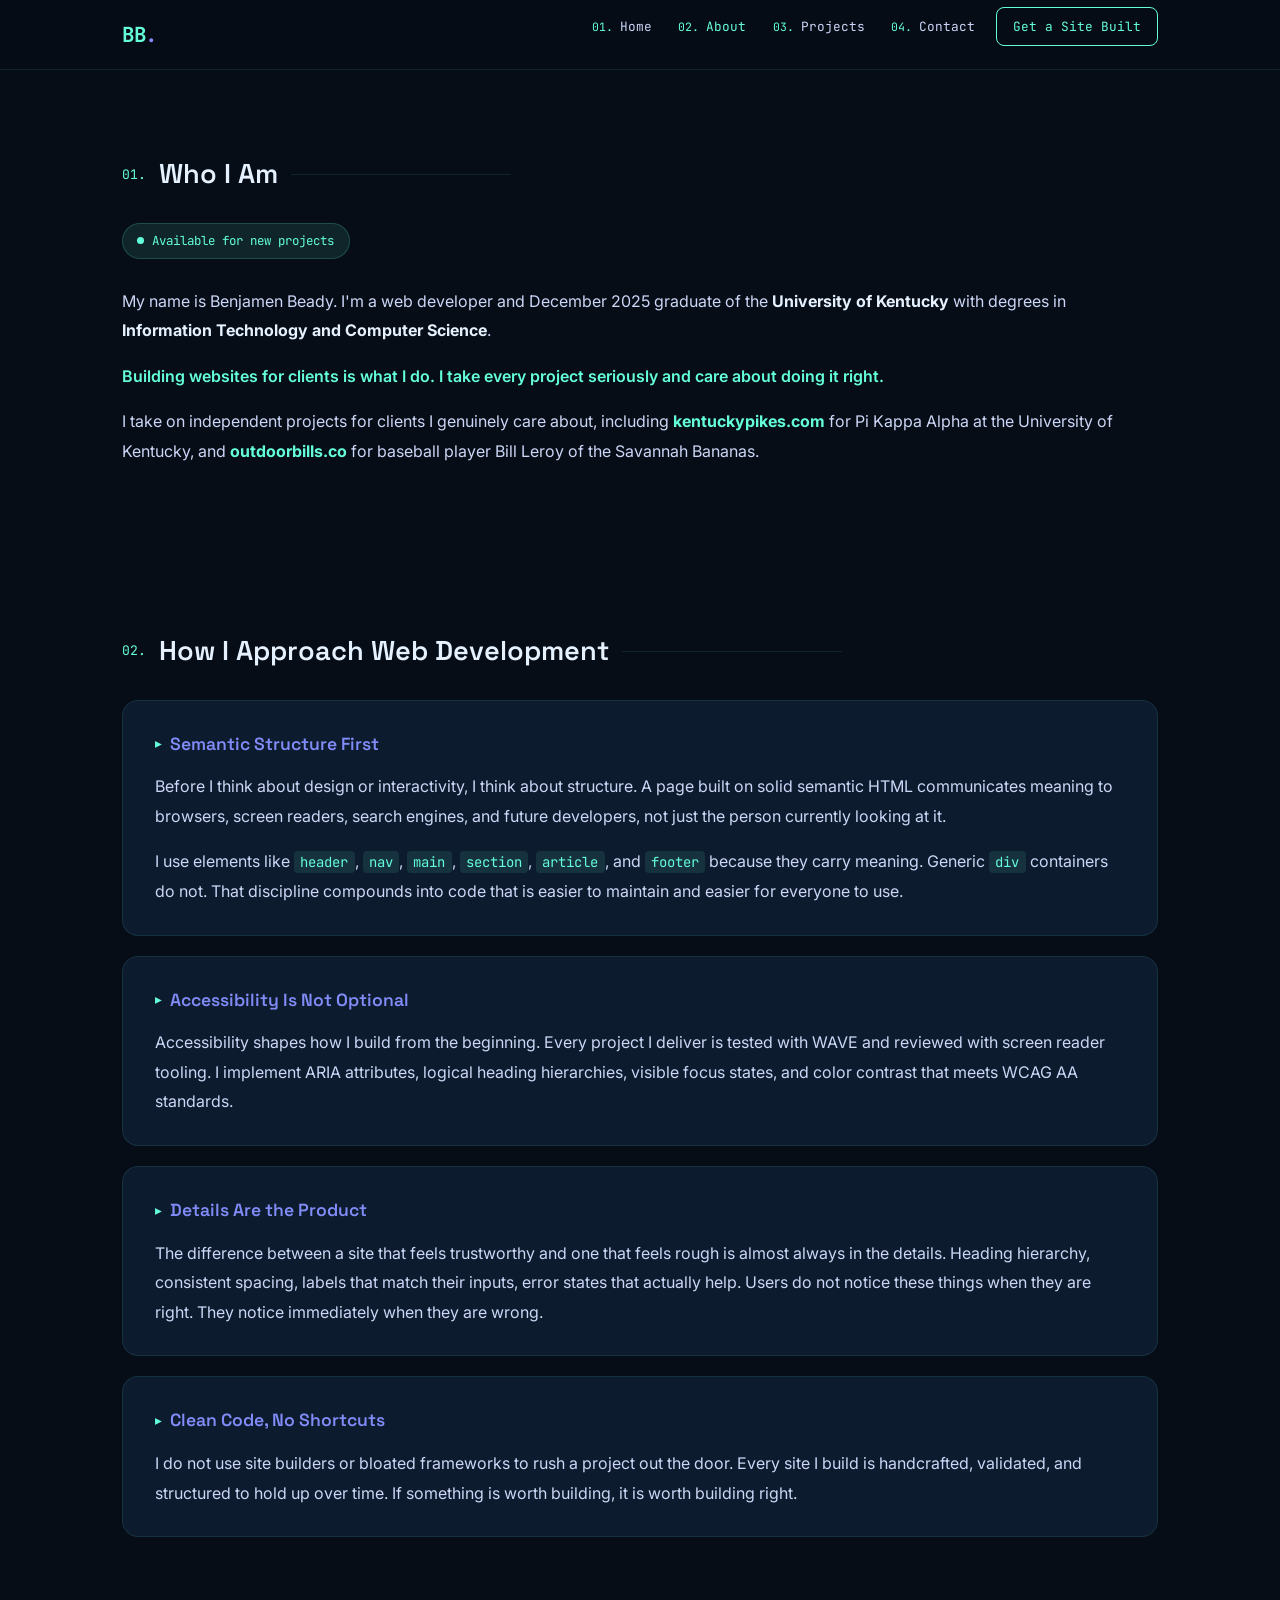
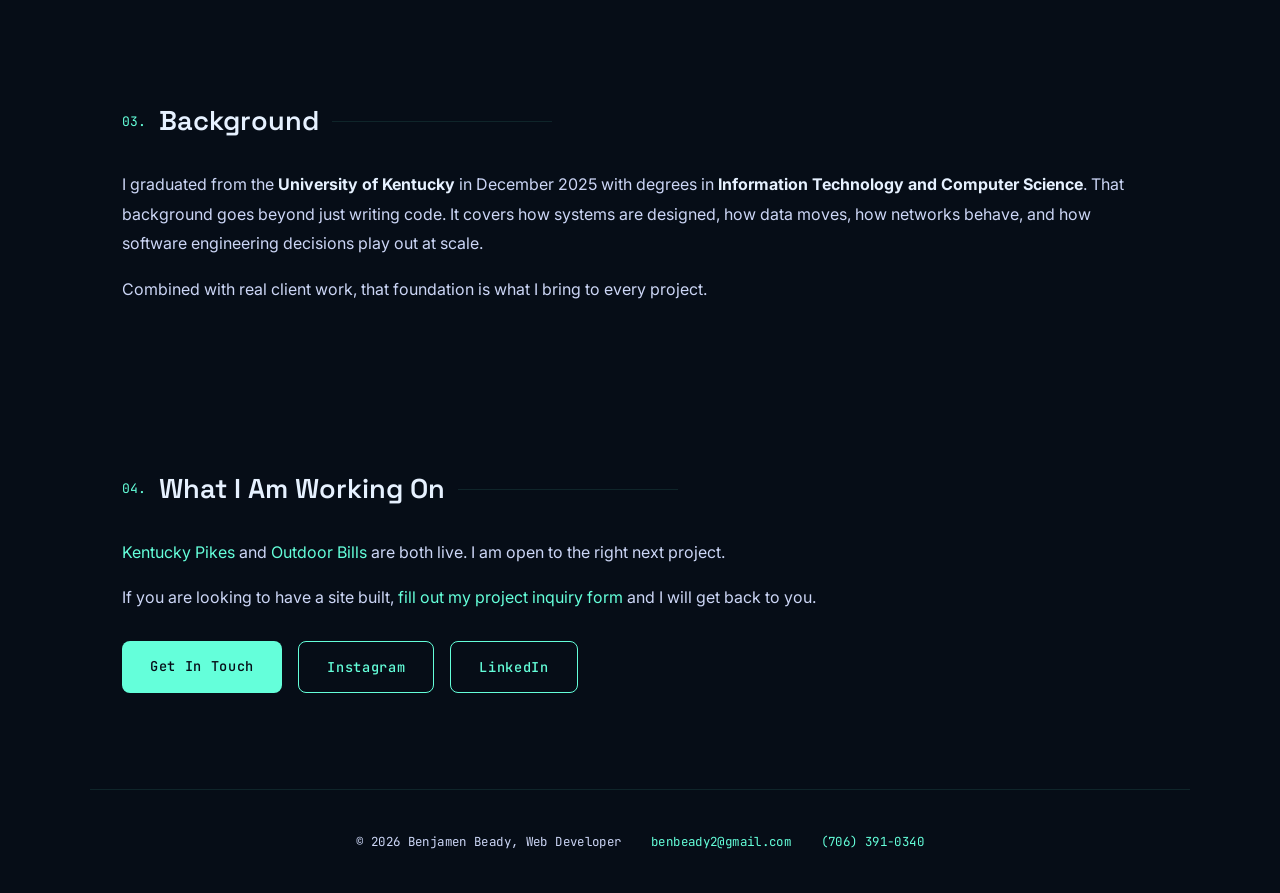
<file: about.html>
<!DOCTYPE html>
<html lang="en">
<head>
  <meta charset="UTF-8">
  <meta name="viewport" content="width=device-width, initial-scale=1.0">
  <meta name="description" content="About Benjamen Beady, Web Developer. IT and Computer Science graduate from the University of Kentucky.">
  <meta name="author" content="Benjamen Beady">
  <title>About | Benjamen Beady</title>
  <link rel="stylesheet" href="css/styles.css">
  <script type="application/ld+json">
  {
    "@context": "https://schema.org",
    "@type": "AboutPage",
    "name": "About Benjamen Beady",
    "description": "Background and professional profile of Benjamen Beady, Web Developer.",
    "mainEntity": {
      "@type": "Person",
      "name": "Benjamen Beady",
      "jobTitle": "Web Developer",
      "alumniOf": {
        "@type": "CollegeOrUniversity",
        "name": "University of Kentucky"
      },
      "email": "benbeady2@gmail.com",
      "telephone": "+17063910340",
      "sameAs": [
        "https://www.linkedin.com/in/benjamenbeady",
        "https://www.instagram.com/benbeady"
      ],
      "knowsAbout": ["Full Stack Development","Backend Development","Semantic HTML5","CSS3","JavaScript","APIs","Web Accessibility","JSON-LD"]
    }
  }
  </script>
</head>
<body>

<header>
  <div class="header-inner">
    <a href="index.html" class="site-logo">BB<span class="logo-dot">.</span></a>
    <button class="nav-toggle" aria-label="Toggle navigation" aria-expanded="false">
      <span></span><span></span><span></span>
    </button>
    <nav aria-label="Site navigation">
      <ul>
        <li><a href="index.html">Home</a></li>
        <li><a href="about.html">About</a></li>
        <li><a href="projects.html">Projects</a></li>
        <li><a href="contact.html">Contact</a></li>
        <li><a href="get-a-site.html" class="nav-cta">Get a Site Built</a></li>
      </ul>
    </nav>
  </div>
</header>

<main>

  <section class="reveal">
    <h2>Who I Am</h2>
    <div class="availability-badge">Available for new projects</div>
    <p>My name is Benjamen Beady. I'm a web developer and December 2025 graduate of the <strong>University of Kentucky</strong> with degrees in <strong>Information Technology and Computer Science</strong>.</p>
    <p class="highlight">Building websites for clients is what I do. I take every project seriously and care about doing it right.</p>
    <p>I take on independent projects for clients I genuinely care about, including <strong><a href="https://kentuckypikes.com" target="_blank" rel="noopener noreferrer">kentuckypikes.com</a></strong> for Pi Kappa Alpha at the University of Kentucky, and <strong><a href="https://outdoorbills.co" target="_blank" rel="noopener noreferrer">outdoorbills.co</a></strong> for baseball player Bill Leroy of the Savannah Bananas.</p>
  </section>

  <section class="reveal">
    <h2>How I Approach Web Development</h2>

    <article>
      <h3>Semantic Structure First</h3>
      <p>Before I think about design or interactivity, I think about structure. A page built on solid semantic HTML communicates meaning to browsers, screen readers, search engines, and future developers, not just the person currently looking at it.</p>
      <p>I use elements like <code>header</code>, <code>nav</code>, <code>main</code>, <code>section</code>, <code>article</code>, and <code>footer</code> because they carry meaning. Generic <code>div</code> containers do not. That discipline compounds into code that is easier to maintain and easier for everyone to use.</p>
    </article>

    <article>
      <h3>Accessibility Is Not Optional</h3>
      <p>Accessibility shapes how I build from the beginning. Every project I deliver is tested with WAVE and reviewed with screen reader tooling. I implement ARIA attributes, logical heading hierarchies, visible focus states, and color contrast that meets WCAG AA standards.</p>
    </article>

    <article>
      <h3>Details Are the Product</h3>
      <p>The difference between a site that feels trustworthy and one that feels rough is almost always in the details. Heading hierarchy, consistent spacing, labels that match their inputs, error states that actually help. Users do not notice these things when they are right. They notice immediately when they are wrong.</p>
    </article>

    <article>
      <h3>Clean Code, No Shortcuts</h3>
      <p>I do not use site builders or bloated frameworks to rush a project out the door. Every site I build is handcrafted, validated, and structured to hold up over time. If something is worth building, it is worth building right.</p>
    </article>
  </section>

  <section class="reveal">
    <h2>Background</h2>
    <p>I graduated from the <strong>University of Kentucky</strong> in December 2025 with degrees in <strong>Information Technology and Computer Science</strong>. That background goes beyond just writing code. It covers how systems are designed, how data moves, how networks behave, and how software engineering decisions play out at scale.</p>
    <p>Combined with real client work, that foundation is what I bring to every project.</p>
  </section>

  <section class="reveal">
    <h2>What I Am Working On</h2>
    <p><a href="https://kentuckypikes.com" target="_blank" rel="noopener noreferrer">Kentucky Pikes</a> and <a href="https://outdoorbills.co" target="_blank" rel="noopener noreferrer">Outdoor Bills</a> are both live. I am open to the right next project.</p>
    <p>If you are looking to have a site built, <a href="get-a-site.html">fill out my project inquiry form</a> and I will get back to you.</p>
    <div class="hero-cta" style="margin-top:1.75rem;">
      <a href="contact.html" class="btn btn-primary">Get In Touch</a>
      <a href="https://www.instagram.com/benbeady" class="btn btn-outline" target="_blank" rel="noopener noreferrer">Instagram</a>
      <a href="https://www.linkedin.com/in/benjamenbeady" class="btn btn-outline" target="_blank" rel="noopener noreferrer">LinkedIn</a>
    </div>
  </section>

</main>

<footer>
  <p>&copy; 2026 Benjamen Beady, Web Developer &nbsp;&nbsp; <a href="mailto:benbeady2@gmail.com">benbeady2@gmail.com</a> &nbsp;&nbsp; <a href="tel:+17063910340">(706) 391-0340</a></p>
</footer>

<script src="js/main.js" defer></script>
</body>
</html>
</file>
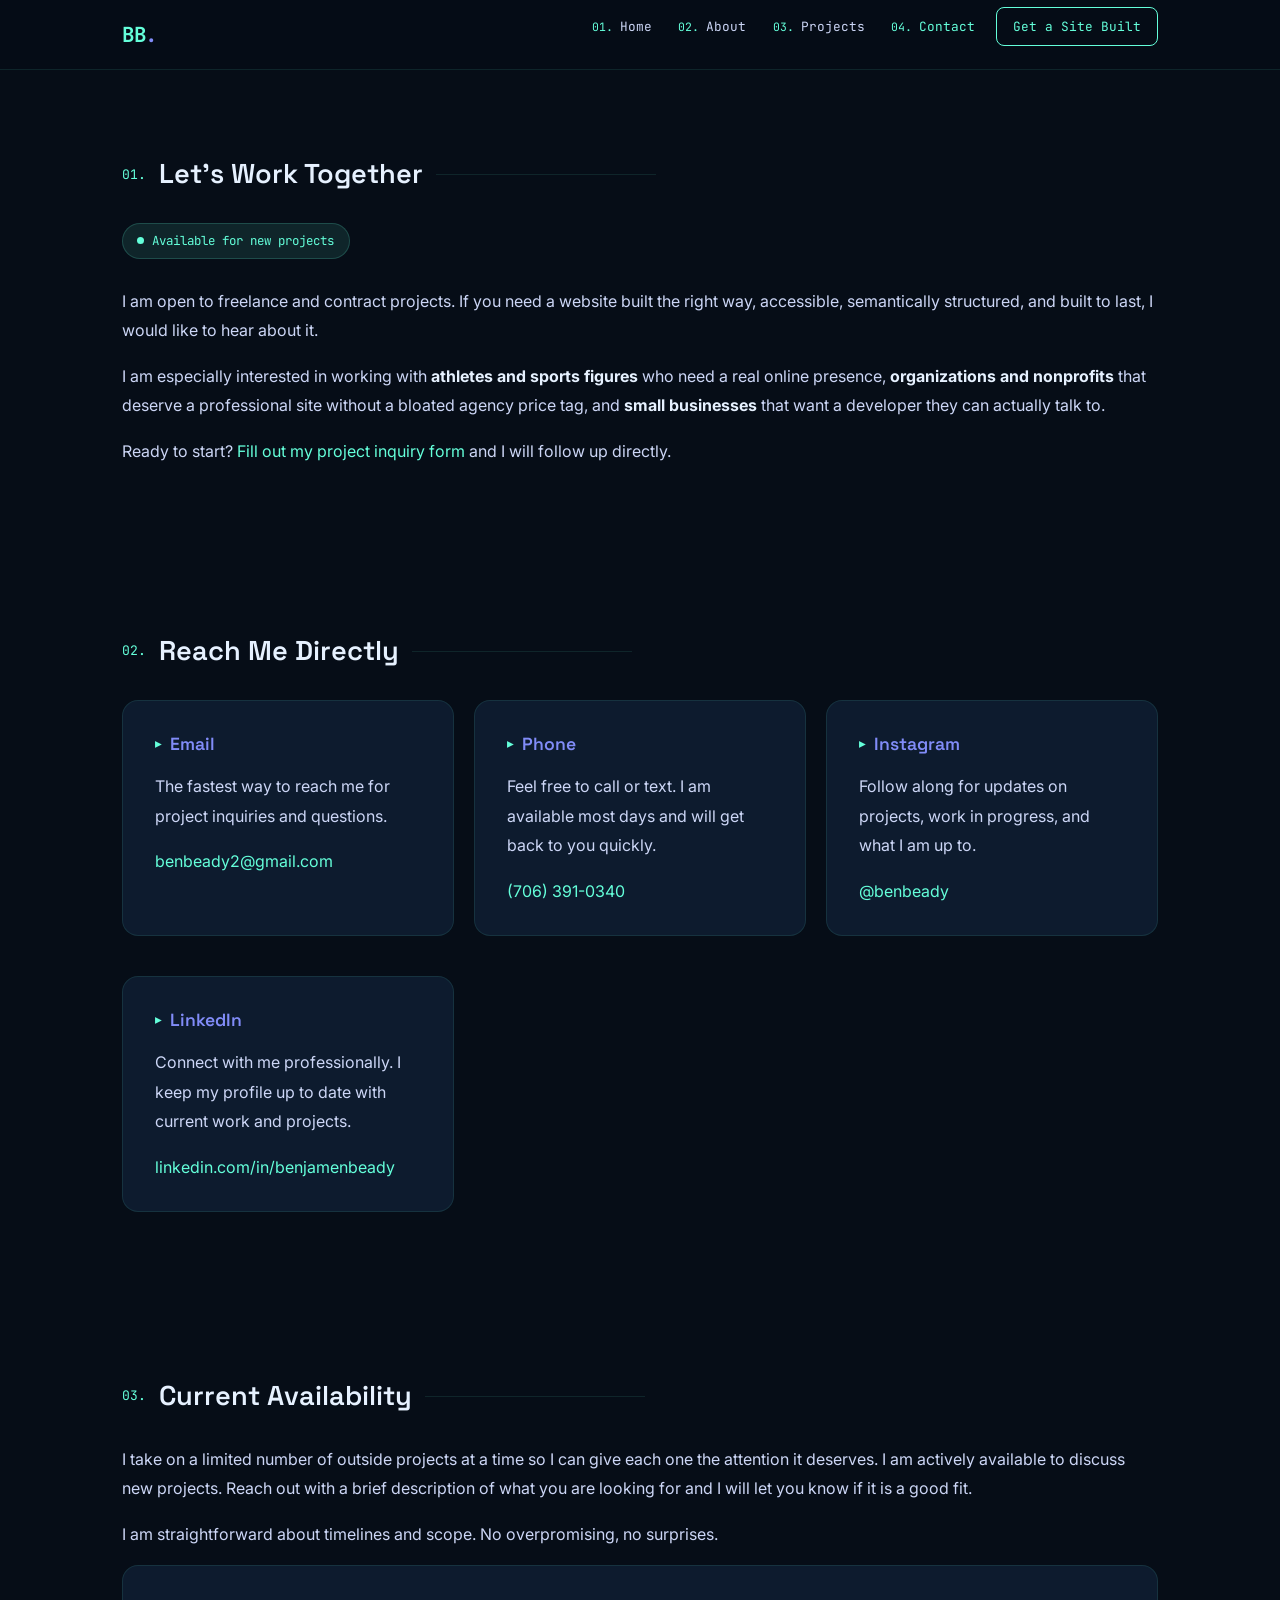
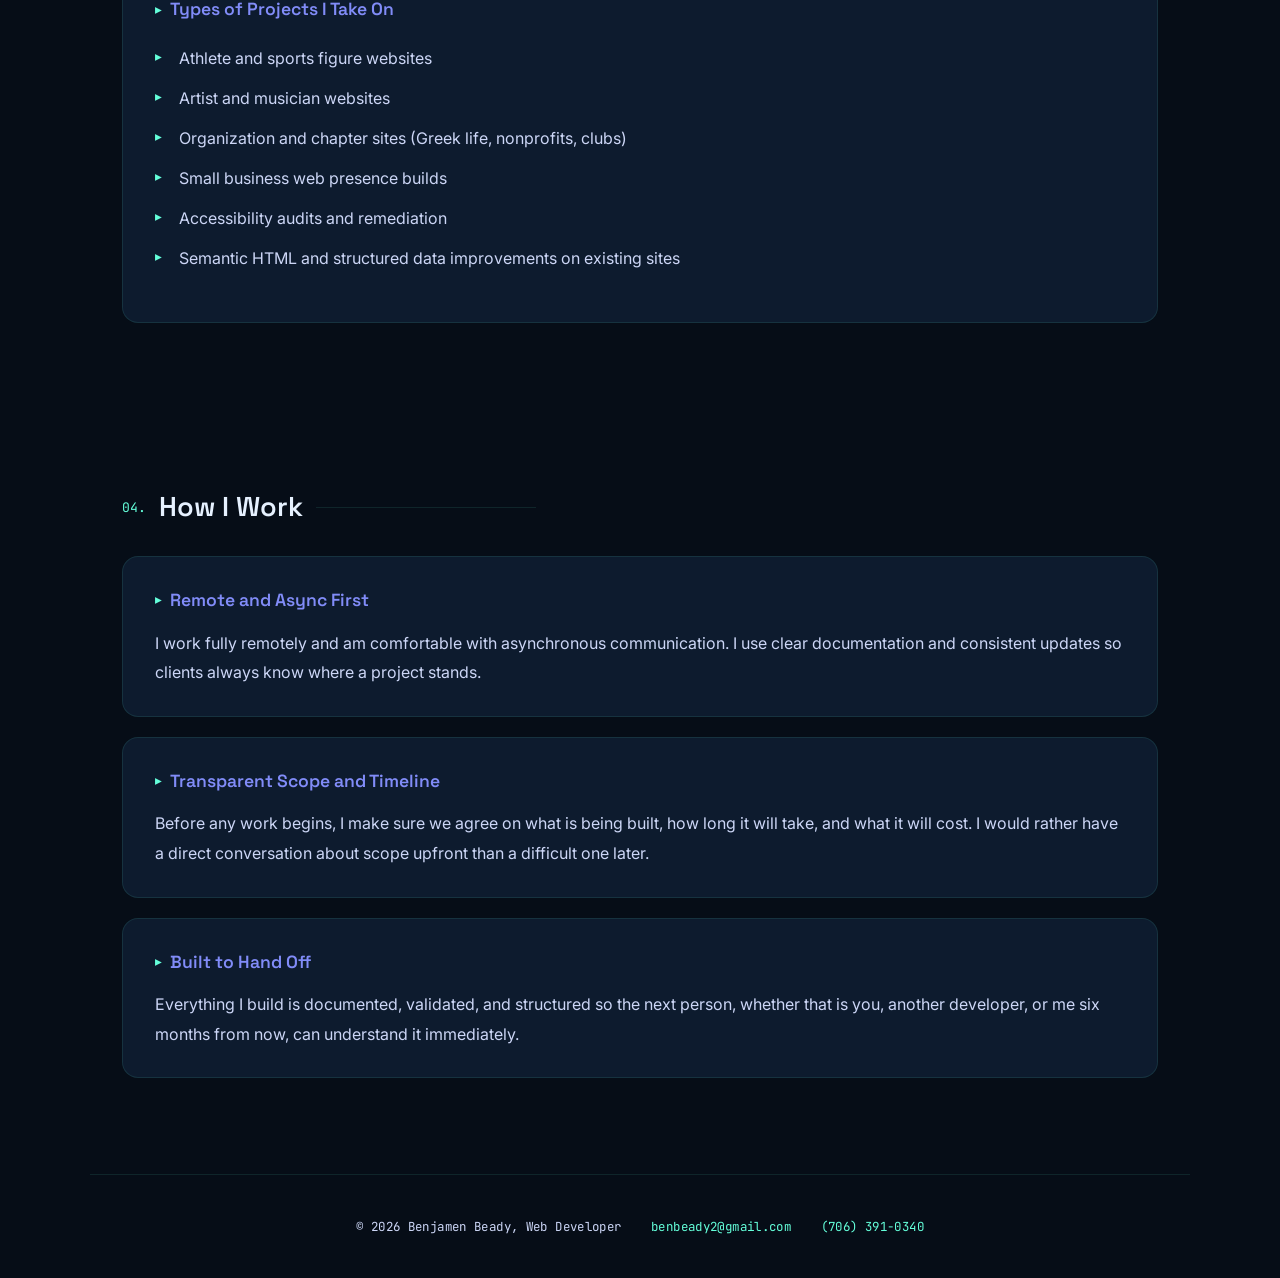
<file: contact.html>
<!DOCTYPE html>
<html lang="en">
<head>
  <meta charset="UTF-8">
  <meta name="viewport" content="width=device-width, initial-scale=1.0">
  <meta name="description" content="Contact Benjamen Beady, Web Developer. Available for freelance web development projects.">
  <meta name="author" content="Benjamen Beady">
  <title>Contact | Benjamen Beady</title>
  <link rel="stylesheet" href="css/styles.css">
  <script type="application/ld+json">
  {
    "@context": "https://schema.org",
    "@type": "ContactPage",
    "name": "Contact Benjamen Beady",
    "description": "Contact page for Benjamen Beady, Web Developer. Available for freelance web development projects.",
    "mainEntity": {
      "@type": "Person",
      "name": "Benjamen Beady",
      "jobTitle": "Web Developer",
      "email": "benbeady2@gmail.com",
      "telephone": "+17063910340",
      "sameAs": [
        "https://www.linkedin.com/in/benjamenbeady",
        "https://www.instagram.com/benbeady"
      ]
    }
  }
  </script>
</head>
<body>

<header>
  <div class="header-inner">
    <a href="index.html" class="site-logo">BB<span class="logo-dot">.</span></a>
    <button class="nav-toggle" aria-label="Toggle navigation" aria-expanded="false">
      <span></span><span></span><span></span>
    </button>
    <nav aria-label="Site navigation">
      <ul>
        <li><a href="index.html">Home</a></li>
        <li><a href="about.html">About</a></li>
        <li><a href="projects.html">Projects</a></li>
        <li><a href="contact.html">Contact</a></li>
        <li><a href="get-a-site.html" class="nav-cta">Get a Site Built</a></li>
      </ul>
    </nav>
  </div>
</header>

<main>

  <section class="reveal">
    <h2>Let's Work Together</h2>
    <div class="availability-badge">Available for new projects</div>
    <p>I am open to freelance and contract projects. If you need a website built the right way, accessible, semantically structured, and built to last, I would like to hear about it.</p>
    <p>I am especially interested in working with <strong>athletes and sports figures</strong> who need a real online presence, <strong>organizations and nonprofits</strong> that deserve a professional site without a bloated agency price tag, and <strong>small businesses</strong> that want a developer they can actually talk to.</p>
    <p>Ready to start? <a href="get-a-site.html">Fill out my project inquiry form</a> and I will follow up directly.</p>
  </section>

  <section class="reveal">
    <h2>Reach Me Directly</h2>
    <div class="two-col-grid stagger">

      <article>
        <h3>Email</h3>
        <p>The fastest way to reach me for project inquiries and questions.</p>
        <p><a href="mailto:benbeady2@gmail.com">benbeady2@gmail.com</a></p>
      </article>

      <article>
        <h3>Phone</h3>
        <p>Feel free to call or text. I am available most days and will get back to you quickly.</p>
        <p><a href="tel:+17063910340">(706) 391-0340</a></p>
      </article>

      <article>
        <h3>Instagram</h3>
        <p>Follow along for updates on projects, work in progress, and what I am up to.</p>
        <p><a href="https://www.instagram.com/benbeady" target="_blank" rel="noopener noreferrer">@benbeady</a></p>
      </article>

      <article>
        <h3>LinkedIn</h3>
        <p>Connect with me professionally. I keep my profile up to date with current work and projects.</p>
        <p><a href="https://www.linkedin.com/in/benjamenbeady" target="_blank" rel="noopener noreferrer">linkedin.com/in/benjamenbeady</a></p>
      </article>

    </div>
  </section>

  <section id="availability" class="reveal">
    <h2>Current Availability</h2>
    <p>I take on a limited number of outside projects at a time so I can give each one the attention it deserves. I am actively available to discuss new projects. Reach out with a brief description of what you are looking for and I will let you know if it is a good fit.</p>
    <p>I am straightforward about timelines and scope. No overpromising, no surprises.</p>

    <article>
      <h3>Types of Projects I Take On</h3>
      <ul>
        <li>Athlete and sports figure websites</li>
        <li>Artist and musician websites</li>
        <li>Organization and chapter sites (Greek life, nonprofits, clubs)</li>
        <li>Small business web presence builds</li>
        <li>Accessibility audits and remediation</li>
        <li>Semantic HTML and structured data improvements on existing sites</li>
      </ul>
    </article>
  </section>

  <section class="reveal">
    <h2>How I Work</h2>

    <article>
      <h3>Remote and Async First</h3>
      <p>I work fully remotely and am comfortable with asynchronous communication. I use clear documentation and consistent updates so clients always know where a project stands.</p>
    </article>

    <article>
      <h3>Transparent Scope and Timeline</h3>
      <p>Before any work begins, I make sure we agree on what is being built, how long it will take, and what it will cost. I would rather have a direct conversation about scope upfront than a difficult one later.</p>
    </article>

    <article>
      <h3>Built to Hand Off</h3>
      <p>Everything I build is documented, validated, and structured so the next person, whether that is you, another developer, or me six months from now, can understand it immediately.</p>
    </article>
  </section>

</main>

<footer>
  <p>&copy; 2026 Benjamen Beady, Web Developer &nbsp;&nbsp; <a href="mailto:benbeady2@gmail.com">benbeady2@gmail.com</a> &nbsp;&nbsp; <a href="tel:+17063910340">(706) 391-0340</a></p>
</footer>

<script src="js/main.js" defer></script>
</body>
</html>
</file>
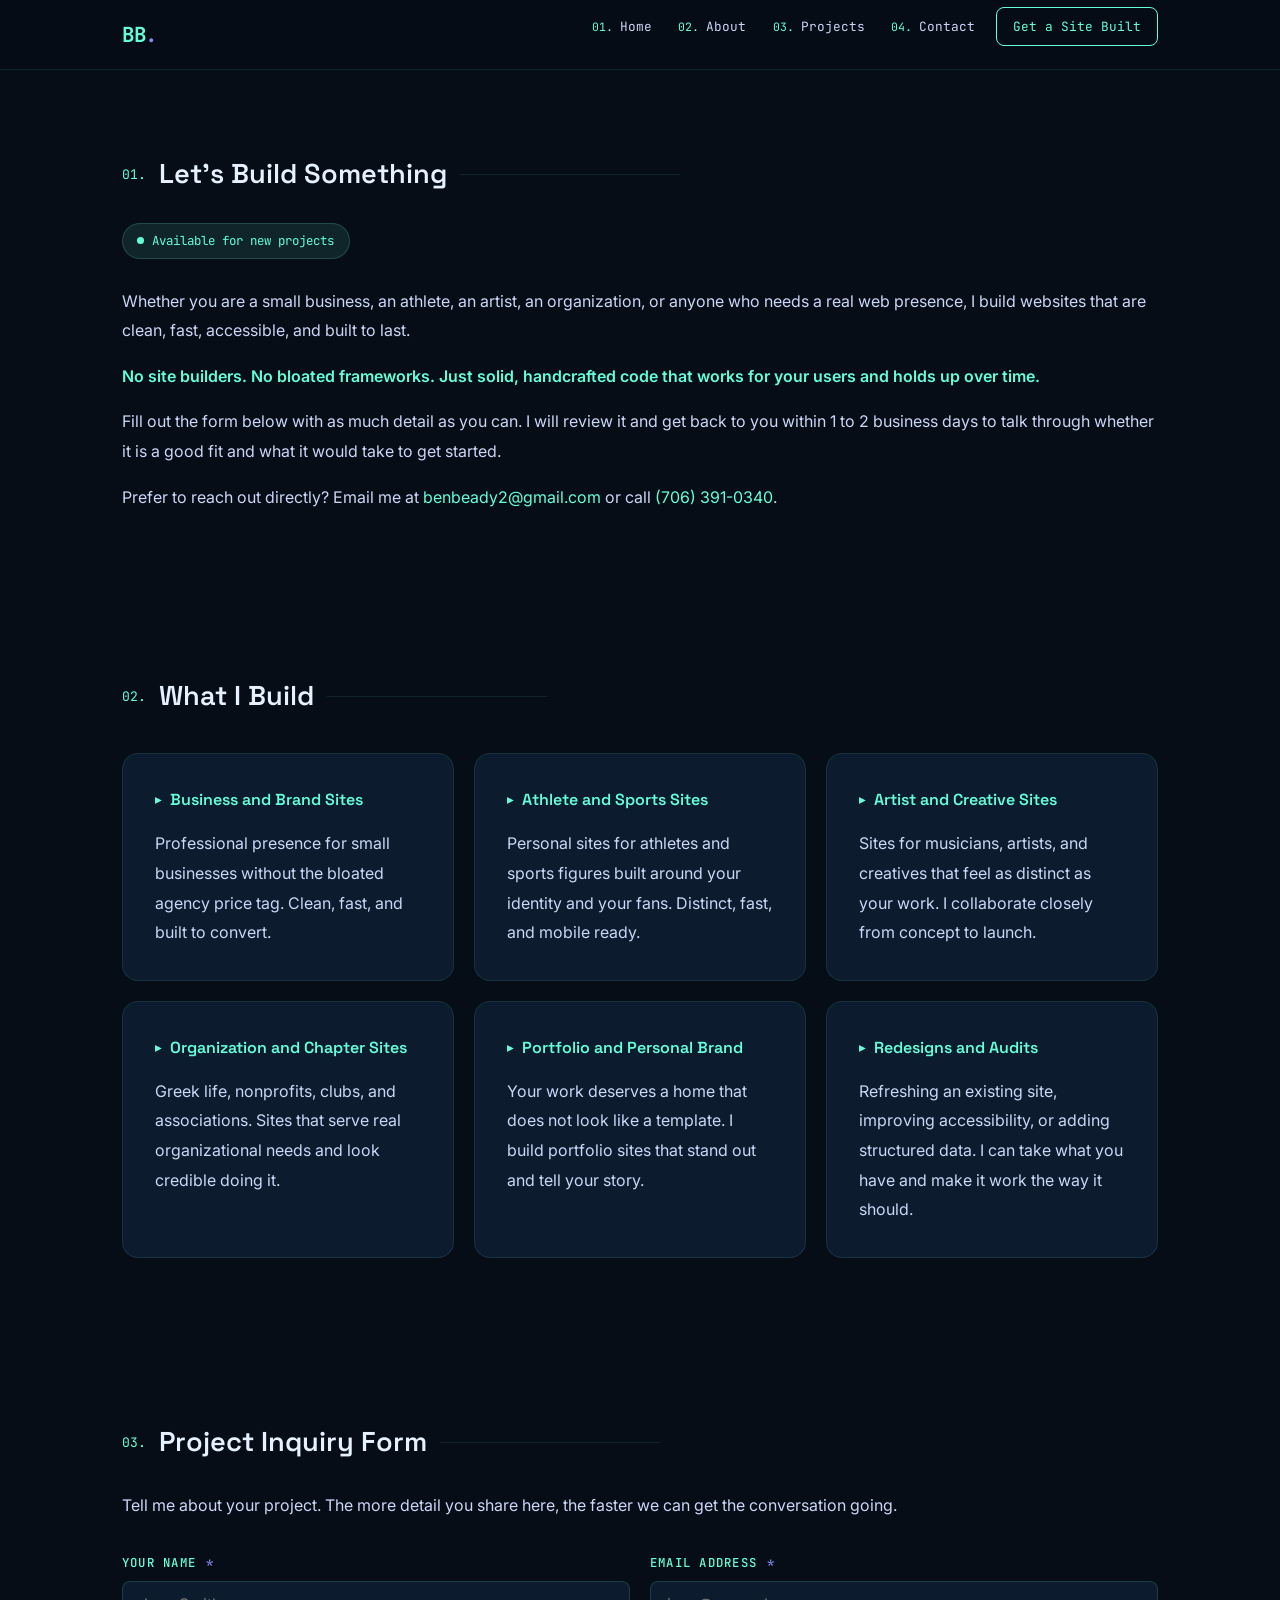
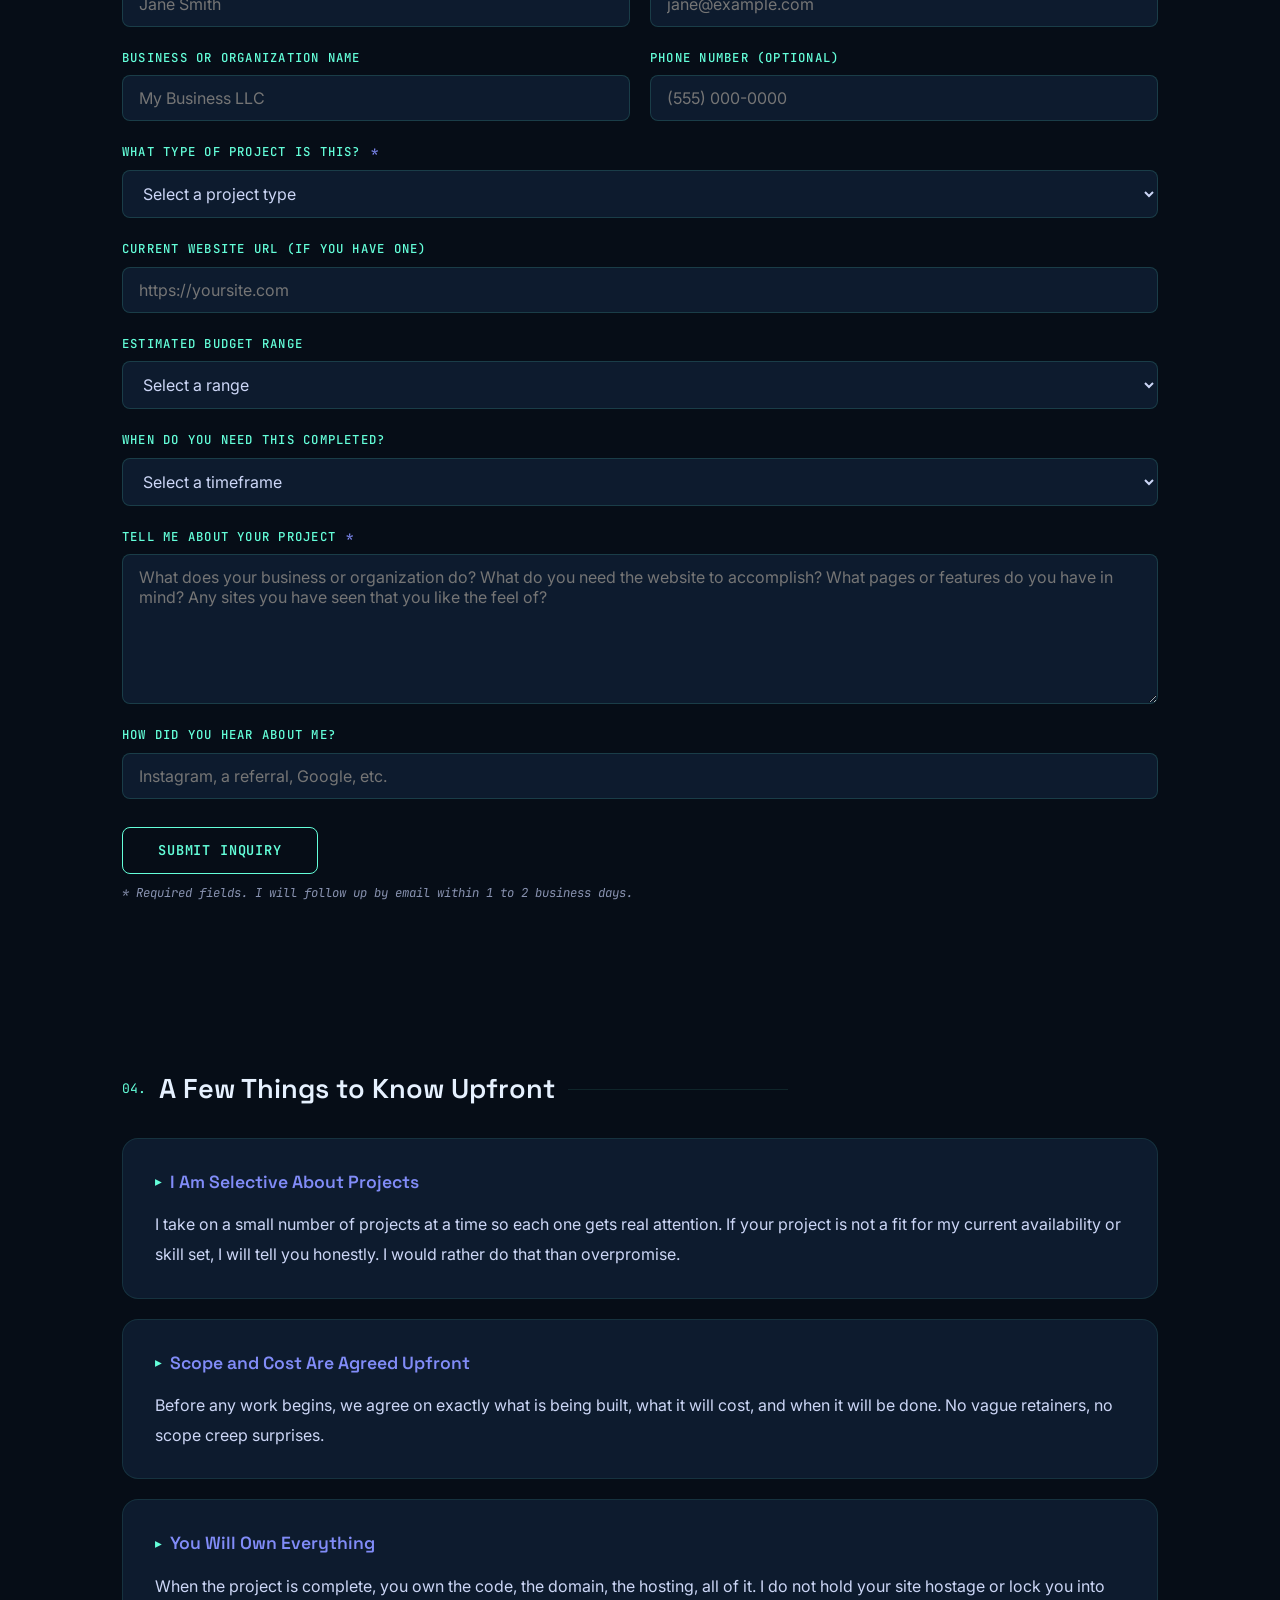
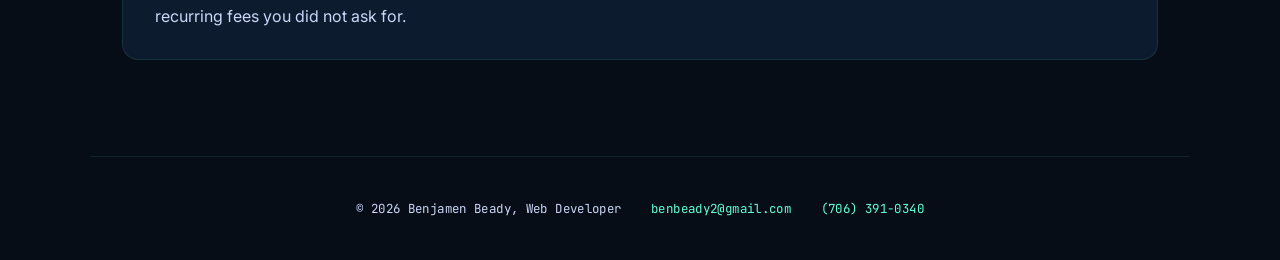
<file: get-a-site.html>
<!DOCTYPE html>
<html lang="en">
<head>
  <meta charset="UTF-8">
  <meta name="viewport" content="width=device-width, initial-scale=1.0">
  <meta name="description" content="Get a website built by Benjamen Beady, Web Developer. Fill out a project inquiry and I will be in touch.">
  <meta name="author" content="Benjamen Beady">
  <title>Get a Site Built | Benjamen Beady</title>
  <link rel="stylesheet" href="css/styles.css">
  <script type="application/ld+json">
  {
    "@context": "https://schema.org",
    "@type": "Service",
    "name": "Web Development Services by Benjamen Beady",
    "description": "Custom website design and development for small businesses, athletes, artists, and organizations.",
    "provider": {
      "@type": "Person",
      "name": "Benjamen Beady",
      "jobTitle": "Web Developer",
      "email": "benbeady2@gmail.com",
      "telephone": "+17063910340",
      "sameAs": [
        "https://www.linkedin.com/in/benjamenbeady",
        "https://www.instagram.com/benbeady"
      ]
    },
    "areaServed": "US",
    "serviceType": "Web Development"
  }
  </script>
</head>
<body>

<header>
  <div class="header-inner">
    <a href="index.html" class="site-logo">BB<span class="logo-dot">.</span></a>
    <button class="nav-toggle" aria-label="Toggle navigation" aria-expanded="false">
      <span></span><span></span><span></span>
    </button>
    <nav aria-label="Site navigation">
      <ul>
        <li><a href="index.html">Home</a></li>
        <li><a href="about.html">About</a></li>
        <li><a href="projects.html">Projects</a></li>
        <li><a href="contact.html">Contact</a></li>
        <li><a href="get-a-site.html" class="nav-cta">Get a Site Built</a></li>
      </ul>
    </nav>
  </div>
</header>

<main>

  <section class="reveal">
    <h2>Let's Build Something</h2>
    <div class="availability-badge">Available for new projects</div>
    <p>Whether you are a small business, an athlete, an artist, an organization, or anyone who needs a real web presence, I build websites that are clean, fast, accessible, and built to last.</p>
    <p class="highlight">No site builders. No bloated frameworks. Just solid, handcrafted code that works for your users and holds up over time.</p>
    <p>Fill out the form below with as much detail as you can. I will review it and get back to you within 1 to 2 business days to talk through whether it is a good fit and what it would take to get started.</p>
    <p>Prefer to reach out directly? Email me at <a href="mailto:benbeady2@gmail.com">benbeady2@gmail.com</a> or call <a href="tel:+17063910340">(706) 391-0340</a>.</p>
  </section>

  <section class="reveal">
    <h2>What I Build</h2>
    <div class="skill-grid stagger">
      <div class="skill-card">
        <h3>Business and Brand Sites</h3>
        <p>Professional presence for small businesses without the bloated agency price tag. Clean, fast, and built to convert.</p>
      </div>
      <div class="skill-card">
        <h3>Athlete and Sports Sites</h3>
        <p>Personal sites for athletes and sports figures built around your identity and your fans. Distinct, fast, and mobile ready.</p>
      </div>
      <div class="skill-card">
        <h3>Artist and Creative Sites</h3>
        <p>Sites for musicians, artists, and creatives that feel as distinct as your work. I collaborate closely from concept to launch.</p>
      </div>
      <div class="skill-card">
        <h3>Organization and Chapter Sites</h3>
        <p>Greek life, nonprofits, clubs, and associations. Sites that serve real organizational needs and look credible doing it.</p>
      </div>
      <div class="skill-card">
        <h3>Portfolio and Personal Brand</h3>
        <p>Your work deserves a home that does not look like a template. I build portfolio sites that stand out and tell your story.</p>
      </div>
      <div class="skill-card">
        <h3>Redesigns and Audits</h3>
        <p>Refreshing an existing site, improving accessibility, or adding structured data. I can take what you have and make it work the way it should.</p>
      </div>
    </div>
  </section>

  <section class="reveal">
    <h2>Project Inquiry Form</h2>
    <p>Tell me about your project. The more detail you share here, the faster we can get the conversation going.</p>

    <div class="form-grid" id="inquiry-form">

      <div class="form-row">
        <div class="form-field">
          <label for="name">Your name <span class="required" aria-hidden="true">*</span></label>
          <input type="text" id="name" name="name" autocomplete="name" placeholder="Jane Smith" required>
        </div>
        <div class="form-field">
          <label for="email">Email address <span class="required" aria-hidden="true">*</span></label>
          <input type="email" id="email" name="email" autocomplete="email" placeholder="jane@example.com" required>
        </div>
      </div>

      <div class="form-row">
        <div class="form-field">
          <label for="business">Business or organization name</label>
          <input type="text" id="business" name="business" placeholder="My Business LLC">
        </div>
        <div class="form-field">
          <label for="phone">Phone number (optional)</label>
          <input type="tel" id="phone" name="phone" autocomplete="tel" placeholder="(555) 000-0000">
        </div>
      </div>

      <div class="form-field">
        <label for="project-type">What type of project is this? <span class="required" aria-hidden="true">*</span></label>
        <select id="project-type" name="project-type" required>
          <option value="" disabled selected>Select a project type</option>
          <option value="new-site">Brand new website</option>
          <option value="redesign">Redesign or refresh of existing site</option>
          <option value="landing-page">Landing page or event page</option>
          <option value="athlete">Athlete or sports figure site</option>
          <option value="artist">Artist or musician site</option>
          <option value="organization">Organization or chapter site</option>
          <option value="audit">Accessibility or SEO audit</option>
          <option value="other">Other, I will explain below</option>
        </select>
      </div>

      <div class="form-field">
        <label for="existing-url">Current website URL (if you have one)</label>
        <input type="url" id="existing-url" name="existing-url" placeholder="https://yoursite.com">
      </div>

      <div class="form-field">
        <label for="budget">Estimated budget range</label>
        <select id="budget" name="budget">
          <option value="" disabled selected>Select a range</option>
          <option value="under-500">Under $500</option>
          <option value="500-1000">$500 to $1,000</option>
          <option value="1000-2500">$1,000 to $2,500</option>
          <option value="2500-5000">$2,500 to $5,000</option>
          <option value="5000-plus">$5,000+</option>
          <option value="not-sure">Not sure yet</option>
        </select>
      </div>

      <div class="form-field">
        <label for="timeline">When do you need this completed?</label>
        <select id="timeline" name="timeline">
          <option value="" disabled selected>Select a timeframe</option>
          <option value="asap">As soon as possible</option>
          <option value="1-month">Within 1 month</option>
          <option value="1-3-months">1 to 3 months</option>
          <option value="3-plus-months">3+ months, no rush</option>
          <option value="not-sure">Not sure yet</option>
        </select>
      </div>

      <div class="form-field">
        <label for="description">Tell me about your project <span class="required" aria-hidden="true">*</span></label>
        <textarea id="description" name="description" placeholder="What does your business or organization do? What do you need the website to accomplish? What pages or features do you have in mind? Any sites you have seen that you like the feel of?" required></textarea>
      </div>

      <div class="form-field">
        <label for="referral">How did you hear about me?</label>
        <input type="text" id="referral" name="referral" placeholder="Instagram, a referral, Google, etc.">
      </div>

      <div>
        <button type="button" class="form-submit" onclick="handleSubmit()">Submit Inquiry</button>
        <p class="form-note">* Required fields. I will follow up by email within 1 to 2 business days.</p>
      </div>

    </div>

    <div id="form-success" class="form-success">
      <h3>Thanks, I will be in touch!</h3>
      <p>Your inquiry came through. I will review it and follow up within 1 to 2 business days. If it is urgent, email me at <a href="mailto:benbeady2@gmail.com">benbeady2@gmail.com</a> or call <a href="tel:+17063910340">(706) 391-0340</a>.</p>
    </div>
  </section>

  <section class="reveal">
    <h2>A Few Things to Know Upfront</h2>

    <article>
      <h3>I Am Selective About Projects</h3>
      <p>I take on a small number of projects at a time so each one gets real attention. If your project is not a fit for my current availability or skill set, I will tell you honestly. I would rather do that than overpromise.</p>
    </article>

    <article>
      <h3>Scope and Cost Are Agreed Upfront</h3>
      <p>Before any work begins, we agree on exactly what is being built, what it will cost, and when it will be done. No vague retainers, no scope creep surprises.</p>
    </article>

    <article>
      <h3>You Will Own Everything</h3>
      <p>When the project is complete, you own the code, the domain, the hosting, all of it. I do not hold your site hostage or lock you into recurring fees you did not ask for.</p>
    </article>
  </section>

</main>

<footer>
  <p>&copy; 2026 Benjamen Beady, Web Developer &nbsp;&nbsp; <a href="mailto:benbeady2@gmail.com">benbeady2@gmail.com</a> &nbsp;&nbsp; <a href="tel:+17063910340">(706) 391-0340</a></p>
</footer>

<script src="js/main.js" defer></script>
<script>
  function handleSubmit() {
    const name        = document.getElementById('name').value.trim();
    const email       = document.getElementById('email').value.trim();
    const projectType = document.getElementById('project-type').value;
    const description = document.getElementById('description').value.trim();

    if (!name || !email || !projectType || !description) {
      alert('Please fill out all required fields before submitting.');
      return;
    }

    document.getElementById('inquiry-form').style.display = 'none';
    const success = document.getElementById('form-success');
    success.style.display = 'block';
    success.scrollIntoView({ behavior: 'smooth', block: 'center' });
  }
</script>
</body>
</html>
</file>
<file: css/styles.css>
/* ============================================================
   Benjamen Beady — Portfolio
   css/styles.css  |  2026
   ============================================================ */

@import url('https://fonts.googleapis.com/css2?family=Space+Grotesk:wght@400;500;600;700&family=Inter:ital,wght@0,300;0,400;0,500;0,600;1,400&family=JetBrains+Mono:wght@400;500&display=swap');

/* ─── VARIABLES ──────────────────────────────────────────── */
:root {
  --bg:            #060d17;
  --surface:       #0d1b2e;
  --surface-alt:   #0f2040;
  --border:        rgba(100, 255, 218, 0.1);
  --border-hover:  rgba(100, 255, 218, 0.35);
  --primary:       #64ffda;
  --primary-dim:   rgba(100, 255, 218, 0.1);
  --secondary:     #818cf8;
  --secondary-dim: rgba(129, 140, 248, 0.1);
  --accent:        #38bdf8;
  --text:          #ccd6f6;
  --text-muted:    #8892b0;
  --text-bright:   #e6f1ff;

  --font-heading:  'Space Grotesk', system-ui, sans-serif;
  --font-body:     'Inter', system-ui, sans-serif;
  --font-mono:     'JetBrains Mono', 'Courier New', monospace;

  --nav-height:    70px;
  --max-width:     1100px;
  --radius:        8px;
  --radius-lg:     16px;
  --transition:    0.25s cubic-bezier(0.4, 0, 0.2, 1);
}

/* ─── RESET & BASE ───────────────────────────────────────── */
html {
  font-size: 100%;
  box-sizing: border-box;
  scroll-behavior: smooth;
}

*, *::before, *::after {
  box-sizing: inherit;
  margin: 0;
  padding: 0;
}

body {
  background-color: var(--bg);
  color: var(--text);
  font-family: var(--font-body);
  font-size: 1rem;
  line-height: 1.8;
  min-height: 100vh;
  padding-top: var(--nav-height);
  counter-reset: section;
  overflow-x: hidden;
  opacity: 0;
  animation: pageFadeIn 0.5s ease 0.1s forwards;
}

@keyframes pageFadeIn {
  to { opacity: 1; }
}

/* Custom scrollbar */
::-webkit-scrollbar             { width: 6px; }
::-webkit-scrollbar-track       { background: var(--bg); }
::-webkit-scrollbar-thumb       { background: var(--surface-alt); border-radius: 3px; }
::-webkit-scrollbar-thumb:hover { background: var(--primary); }

/* ─── TYPOGRAPHY ─────────────────────────────────────────── */
h1 {
  font-family: var(--font-heading);
  font-size: clamp(2.6rem, 7vw, 5rem);
  font-weight: 700;
  color: var(--text-bright);
  line-height: 1.05;
  letter-spacing: -0.02em;
}

h2 {
  font-family: var(--font-heading);
  font-size: clamp(1.35rem, 3vw, 1.7rem);
  font-weight: 600;
  color: var(--text-bright);
  margin-bottom: 1.5rem;
  display: flex;
  align-items: center;
  gap: 0.8rem;
}

h2::after {
  content: '';
  display: block;
  height: 1px;
  background: var(--border);
  flex: 1;
  max-width: 220px;
}

section:not(.hero) > h2 {
  counter-increment: section;
}

section:not(.hero) > h2::before {
  content: '0' counter(section) '.';
  font-family: var(--font-mono);
  font-size: 0.82rem;
  color: var(--primary);
  font-weight: 400;
  flex-shrink: 0;
}

h3 {
  font-family: var(--font-heading);
  font-size: 1.1rem;
  font-weight: 600;
  color: var(--text-bright);
  margin-bottom: 0.75rem;
}

p {
  margin-bottom: 1em;
  color: var(--text);
  line-height: 1.85;
}

p:last-child { margin-bottom: 0; }

strong { color: var(--text-bright); }

code {
  font-family: var(--font-mono);
  font-size: 0.87em;
  color: var(--primary);
  background: var(--primary-dim);
  padding: 0.15em 0.45em;
  border-radius: 4px;
}

a {
  color: var(--primary);
  text-decoration: none;
  transition: color var(--transition);
}

a:hover { color: var(--text-bright); }

a:focus-visible {
  outline: 2px solid var(--primary);
  outline-offset: 3px;
  border-radius: 3px;
}

img {
  max-width: 100%;
  height: auto;
  display: block;
}

/* ─── HEADER / NAV ───────────────────────────────────────── */
header {
  position: fixed;
  top: 0;
  left: 0;
  right: 0;
  z-index: 100;
  height: var(--nav-height);
  background: rgba(6, 13, 23, 0.88);
  backdrop-filter: blur(14px);
  -webkit-backdrop-filter: blur(14px);
  border-bottom: 1px solid var(--border);
  transition: box-shadow var(--transition);
}

header.scrolled {
  box-shadow: 0 4px 30px rgba(0, 0, 0, 0.5);
}

.header-inner {
  max-width: var(--max-width);
  margin: 0 auto;
  padding: 0 2rem;
  height: 100%;
  display: flex;
  align-items: center;
  justify-content: space-between;
}

.site-logo {
  font-family: var(--font-mono);
  font-size: 1.3rem;
  font-weight: 700;
  color: var(--primary);
  text-decoration: none;
  letter-spacing: -0.02em;
  transition: color var(--transition), text-shadow var(--transition);
}

.site-logo:hover {
  color: var(--text-bright);
  text-shadow: 0 0 20px rgba(100, 255, 218, 0.5);
}

.logo-dot { color: var(--secondary); }

header nav ul {
  list-style: none;
  display: flex;
  align-items: center;
  gap: 0.15rem;
  counter-reset: nav;
}

header nav ul li         { padding: 0; }
header nav ul li::before { content: none; }

nav a {
  font-family: var(--font-mono);
  font-size: 0.8rem;
  font-weight: 400;
  color: var(--text);
  text-decoration: none;
  padding: 0.45rem 0.75rem;
  border-radius: var(--radius);
  transition: color var(--transition), background var(--transition);
  display: inline-block;
  counter-increment: nav;
}

nav a:not(.nav-cta)::before {
  content: '0' counter(nav) '. ';
  color: var(--primary);
  font-size: 0.72rem;
}

nav a:hover   { color: var(--primary); background: var(--primary-dim); }
nav a:visited { color: var(--text); }
nav a:focus   { outline: 2px solid var(--primary); outline-offset: 2px; }

nav a.nav-cta {
  color: var(--primary);
  border: 1px solid var(--primary);
  padding: 0.45rem 1rem;
  margin-left: 0.4rem;
  transition: background var(--transition), box-shadow var(--transition);
}

nav a.nav-cta:hover {
  background: var(--primary-dim);
  box-shadow: 0 0 16px rgba(100, 255, 218, 0.25);
  color: var(--primary);
}

nav a.nav-cta:visited { color: var(--primary); }

/* Mobile hamburger */
.nav-toggle {
  display: none;
  flex-direction: column;
  gap: 5px;
  background: none;
  border: none;
  cursor: pointer;
  padding: 4px;
  z-index: 101;
}

.nav-toggle span {
  display: block;
  width: 24px;
  height: 2px;
  background: var(--primary);
  border-radius: 2px;
  transition: var(--transition);
}

.nav-toggle.open span:nth-child(1) { transform: translateY(7px) rotate(45deg); }
.nav-toggle.open span:nth-child(2) { opacity: 0; }
.nav-toggle.open span:nth-child(3) { transform: translateY(-7px) rotate(-45deg); }

/* ─── MAIN ───────────────────────────────────────────────── */
main {
  max-width: var(--max-width);
  margin: 0 auto;
  padding: 0 2rem;
}

/* ─── HERO ───────────────────────────────────────────────── */
.hero {
  min-height: calc(100vh - var(--nav-height));
  display: flex;
  align-items: center;
  padding: 5rem 0 4rem;
}

.hero-inner {
  display: grid;
  grid-template-columns: 1fr auto;
  gap: 4rem;
  align-items: center;
  width: 100%;
}

.hero-greeting {
  font-family: var(--font-mono);
  font-size: 0.95rem;
  color: var(--primary);
  margin-bottom: 1.25rem;
  letter-spacing: 0.05em;
  display: block;
  opacity: 0;
  animation: slideUp 0.6s ease 0.3s forwards;
}

.hero h1 {
  margin-bottom: 0.5rem;
  opacity: 0;
  animation: slideUp 0.6s ease 0.45s forwards;
}

.hero-sub {
  font-family: var(--font-heading);
  font-size: clamp(1.5rem, 4vw, 2.75rem);
  font-weight: 600;
  color: var(--text-muted);
  line-height: 1.2;
  margin-bottom: 2rem;
  opacity: 0;
  animation: slideUp 0.6s ease 0.6s forwards;
}

.hero-sub::before, .hero-sub::after { display: none !important; }

.typed-text { color: var(--text-muted); }

.cursor {
  display: inline-block;
  color: var(--primary);
  animation: blink 1s step-end infinite;
  margin-left: 1px;
  font-weight: 300;
}

@keyframes blink {
  0%, 100% { opacity: 1; }
  50%       { opacity: 0; }
}

.hero-body {
  max-width: 560px;
  opacity: 0;
  animation: slideUp 0.6s ease 0.75s forwards;
}

.hero-body p {
  font-size: 1rem;
  color: var(--text);
  margin-bottom: 1.2em;
}

.hero-cta {
  display: flex;
  gap: 1rem;
  flex-wrap: wrap;
  margin-top: 2.5rem;
  opacity: 0;
  animation: slideUp 0.6s ease 0.9s forwards;
}

/* Hero photo with spinning gradient border */
.hero-photo-wrap {
  position: relative;
  width: 270px;
  height: 270px;
  flex-shrink: 0;
  opacity: 0;
  animation: fadeIn 0.9s ease 1s forwards;
}

.hero-photo-wrap::before {
  content: '';
  position: absolute;
  inset: -4px;
  border-radius: 50%;
  background: conic-gradient(
    var(--primary) 0deg,
    var(--secondary) 120deg,
    var(--accent) 240deg,
    var(--primary) 360deg
  );
  animation: spinBorder 5s linear infinite;
  z-index: 0;
}

.hero-photo-wrap::after {
  content: '';
  position: absolute;
  inset: 4px;
  border-radius: 50%;
  background: var(--bg);
  z-index: 1;
}

@keyframes spinBorder {
  from { transform: rotate(0deg); }
  to   { transform: rotate(360deg); }
}

.hero-photo {
  position: relative;
  z-index: 2;
  width: 100%;
  height: 100%;
  object-fit: cover;
  border-radius: 50%;
  max-width: none;
  border: none;
  box-shadow: none;
  margin: 0;
}

/* ─── BUTTONS ────────────────────────────────────────────── */
.btn {
  display: inline-block;
  font-family: var(--font-mono);
  font-size: 0.85rem;
  font-weight: 500;
  letter-spacing: 0.05em;
  padding: 0.8rem 1.75rem;
  border-radius: var(--radius);
  text-decoration: none;
  transition: all var(--transition);
  cursor: pointer;
  border: none;
}

.btn-primary {
  background: var(--primary);
  color: #060d17;
}

.btn-primary:hover {
  background: #4ce8c4;
  box-shadow: 0 0 28px rgba(100, 255, 218, 0.4);
  color: #060d17;
  transform: translateY(-2px);
}

.btn-outline {
  border: 1px solid var(--primary);
  color: var(--primary);
  background: transparent;
}

.btn-outline:hover {
  background: var(--primary-dim);
  box-shadow: 0 0 18px rgba(100, 255, 218, 0.2);
  color: var(--primary);
  transform: translateY(-2px);
}

/* ─── SECTIONS ───────────────────────────────────────────── */
section {
  padding: 5rem 0;
}

section:last-child { padding-bottom: 6rem; }

/* ─── SKILL CARDS ────────────────────────────────────────── */
.skill-grid {
  display: grid;
  grid-template-columns: repeat(auto-fit, minmax(260px, 1fr));
  gap: 1.25rem;
  margin-top: 2rem;
}

.skill-card {
  background: var(--surface);
  border: 1px solid var(--border);
  border-radius: var(--radius-lg);
  padding: 2rem;
  transition: border-color var(--transition), transform var(--transition), box-shadow var(--transition);
}

.skill-card:hover {
  border-color: rgba(100, 255, 218, 0.3);
  transform: translateY(-5px);
  box-shadow: 0 12px 40px rgba(0, 0, 0, 0.4);
}

.skill-card h3 {
  color: var(--primary);
  font-size: 1rem;
  margin-bottom: 0.9rem;
  display: flex;
  align-items: center;
  gap: 0.5rem;
}

.skill-card h3::before {
  content: '▸';
  font-size: 0.85rem;
}

/* ─── SKILLS TAGS ────────────────────────────────────────── */
.skills-list {
  display: flex;
  flex-wrap: wrap;
  gap: 0.75rem;
  margin-top: 2rem;
  list-style: none;
  padding: 0;
}

.skills-list li {
  font-family: var(--font-mono);
  font-size: 0.8rem;
  color: var(--primary);
  background: var(--primary-dim);
  border: 1px solid rgba(100, 255, 218, 0.18);
  border-radius: 4px;
  padding: 0.4rem 0.9rem;
  transition: background var(--transition), border-color var(--transition), transform var(--transition);
  cursor: default;
}

.skills-list li:hover {
  background: rgba(100, 255, 218, 0.18);
  border-color: var(--primary);
  transform: translateY(-3px);
}

.skills-list li::before { content: none; }

/* ─── PROJECT CARDS ──────────────────────────────────────── */
.projects-grid {
  display: grid;
  gap: 2rem;
  margin-top: 2rem;
}

.project-card {
  background: var(--surface);
  border: 1px solid var(--border);
  border-radius: var(--radius-lg);
  overflow: hidden;
  transition: border-color var(--transition), transform var(--transition), box-shadow var(--transition);
  margin-bottom: 0;
}

.project-card:last-child { margin-bottom: 0; }

.project-card:hover {
  border-color: rgba(100, 255, 218, 0.3);
  transform: translateY(-6px);
  box-shadow: 0 20px 60px rgba(0, 0, 0, 0.5), 0 0 0 1px rgba(100, 255, 218, 0.07);
}

.project-card__screenshot {
  width: 100%;
  height: 220px;
  object-fit: cover;
  object-position: top;
  display: block;
  border-radius: 0;
  border: none;
  box-shadow: none;
  margin: 0;
  max-width: none;
  filter: brightness(0.85) saturate(0.85);
  transition: filter var(--transition);
}

.project-card:hover .project-card__screenshot {
  filter: brightness(1) saturate(1);
}

.project-card__body {
  padding: 1.75rem 2rem;
}

.project-card__body h3 {
  font-size: 1.15rem;
  margin-bottom: 0.75rem;
}

.project-card__tags {
  display: flex;
  flex-wrap: wrap;
  gap: 0.5rem;
  margin: 1.25rem 0;
  list-style: none;
  padding: 0;
}

.project-card__tags li {
  font-family: var(--font-mono);
  font-size: 0.74rem;
  color: var(--primary);
  background: var(--primary-dim);
  border: 1px solid rgba(100, 255, 218, 0.18);
  border-radius: 4px;
  padding: 0.2rem 0.65rem;
}

.project-card__tags li::before { content: none; }

.project-card__link {
  display: inline-flex;
  align-items: center;
  gap: 0.4rem;
  font-family: var(--font-mono);
  font-size: 0.8rem;
  color: var(--primary);
  border: 1px solid var(--primary);
  padding: 0.5rem 1rem;
  border-radius: var(--radius);
  margin-top: 0.5rem;
  transition: background var(--transition), box-shadow var(--transition), transform var(--transition);
  text-decoration: none;
}

.project-card__link:hover {
  background: var(--primary-dim);
  box-shadow: 0 0 16px rgba(100, 255, 218, 0.25);
  color: var(--primary);
  transform: translateY(-2px);
}

.project-card__link:visited { color: var(--primary); }

/* ─── ARTICLE CARDS ──────────────────────────────────────── */
article {
  padding: 1.75rem 2rem;
  background: var(--surface);
  border: 1px solid var(--border);
  border-radius: var(--radius-lg);
  margin-bottom: 1.25rem;
  transition: border-color var(--transition), transform var(--transition), box-shadow var(--transition);
}

article:last-child { margin-bottom: 0; }

article:hover {
  border-color: rgba(129, 140, 248, 0.3);
  transform: translateY(-3px);
  box-shadow: 0 8px 30px rgba(0, 0, 0, 0.3);
}

article h3 {
  color: var(--secondary);
  display: flex;
  align-items: center;
  gap: 0.5rem;
}

article h3::before {
  content: '▸';
  color: var(--primary);
  font-size: 0.85rem;
}

/* ─── BLOCKQUOTE ─────────────────────────────────────────── */
blockquote {
  position: relative;
  margin: 2.5rem 0;
  padding: 1.5rem 2rem 1.5rem 2.5rem;
  border-left: 3px solid var(--primary);
  background: var(--surface);
  border-radius: 0 var(--radius-lg) var(--radius-lg) 0;
  overflow: hidden;
}

blockquote::before {
  content: '"';
  font-size: 8rem;
  color: var(--primary);
  opacity: 0.06;
  position: absolute;
  top: -2rem;
  left: 0.75rem;
  font-family: Georgia, serif;
  line-height: 1;
  pointer-events: none;
}

blockquote > p {
  font-family: var(--font-heading);
  font-size: 1.08rem;
  font-style: italic;
  color: var(--text-muted);
  margin: 0;
  position: relative;
  z-index: 1;
  line-height: 1.7;
}

/* ─── LISTS ──────────────────────────────────────────────── */
ul {
  list-style: none;
  padding: 0;
  margin-bottom: 1em;
}

ul li {
  padding: 0.35rem 0 0.35rem 1.5rem;
  position: relative;
  color: var(--text);
}

ul li::before {
  content: "▸";
  position: absolute;
  left: 0;
  color: var(--primary);
  font-size: 0.85rem;
}

/* ─── TWO-COLUMN GRID ────────────────────────────────────── */
.two-col-grid {
  display: grid;
  grid-template-columns: repeat(auto-fit, minmax(280px, 1fr));
  gap: 1.25rem;
  margin-top: 1.5rem;
}

/* ─── FORM ───────────────────────────────────────────────── */
.form-grid {
  display: flex;
  flex-direction: column;
  gap: 1.25rem;
  margin-top: 2rem;
}

.form-field {
  display: flex;
  flex-direction: column;
  gap: 0.4rem;
}

.form-field label {
  font-family: var(--font-mono);
  font-size: 0.77rem;
  font-weight: 500;
  color: var(--primary);
  text-transform: uppercase;
  letter-spacing: 0.1em;
}

.form-field label .required {
  color: var(--secondary);
  margin-left: 2px;
}

.form-field input,
.form-field select,
.form-field textarea {
  font-family: var(--font-body);
  font-size: 1rem;
  color: var(--text);
  background: var(--surface);
  border: 1px solid rgba(100, 255, 218, 0.15);
  border-radius: var(--radius);
  padding: 0.75rem 1rem;
  width: 100%;
  transition: border-color var(--transition), box-shadow var(--transition), background var(--transition);
}

.form-field input:focus,
.form-field select:focus,
.form-field textarea:focus {
  outline: none;
  border-color: var(--primary);
  box-shadow: 0 0 0 3px rgba(100, 255, 218, 0.08);
  background: var(--surface-alt);
}

.form-field select option {
  background: var(--surface-alt);
  color: var(--text);
}

.form-field textarea {
  min-height: 150px;
  resize: vertical;
}

.form-row {
  display: flex;
  flex-wrap: wrap;
  gap: 1.25rem;
}

.form-row .form-field { flex: 1 1 200px; }

.form-submit {
  display: inline-block;
  font-family: var(--font-mono);
  font-size: 0.85rem;
  font-weight: 600;
  letter-spacing: 0.06em;
  padding: 0.85rem 2.2rem;
  background: transparent;
  color: var(--primary);
  border: 1px solid var(--primary);
  border-radius: var(--radius);
  cursor: pointer;
  text-transform: uppercase;
  transition: background var(--transition), box-shadow var(--transition), transform var(--transition);
  margin-top: 0.5rem;
}

.form-submit:hover {
  background: var(--primary-dim);
  box-shadow: 0 0 24px rgba(100, 255, 218, 0.25);
  transform: translateY(-2px);
}

.form-note {
  font-family: var(--font-mono);
  font-size: 0.77rem;
  color: var(--text-muted);
  font-style: italic;
  margin-top: 0.5rem;
}

.form-success {
  display: none;
  margin-top: 1.5rem;
  padding: 1.5rem 2rem;
  background: rgba(100, 255, 218, 0.05);
  border-left: 3px solid var(--primary);
  border-radius: 0 var(--radius-lg) var(--radius-lg) 0;
}

.form-success h3 {
  color: var(--primary);
  margin-bottom: 0.5rem;
}

/* ─── AVAILABILITY BADGE ─────────────────────────────────── */
.availability-badge {
  display: inline-flex;
  align-items: center;
  gap: 0.5rem;
  font-family: var(--font-mono);
  font-size: 0.78rem;
  color: var(--primary);
  background: var(--primary-dim);
  border: 1px solid rgba(100, 255, 218, 0.18);
  border-radius: 99px;
  padding: 0.35rem 0.9rem;
  margin-bottom: 1.75rem;
}

.availability-badge::before {
  content: '';
  width: 7px;
  height: 7px;
  background: var(--primary);
  border-radius: 50%;
  animation: pulse 2s ease-in-out infinite;
}

@keyframes pulse {
  0%, 100% { opacity: 1; transform: scale(1); }
  50%       { opacity: 0.5; transform: scale(0.8); }
}

/* ─── FOOTER ─────────────────────────────────────────────── */
footer {
  max-width: var(--max-width);
  margin: 0 auto;
  padding: 2.5rem 2rem;
  text-align: center;
  font-family: var(--font-mono);
  font-size: 0.78rem;
  color: var(--text-muted);
  border-top: 1px solid var(--border);
  letter-spacing: 0.03em;
}

footer a       { color: var(--primary); }
footer a:hover { color: var(--text-bright); }

/* ─── SCROLL REVEAL ──────────────────────────────────────── */
.reveal {
  opacity: 0;
  transform: translateY(28px);
  transition: opacity 0.7s ease, transform 0.7s ease;
}

.reveal.visible {
  opacity: 1;
  transform: translateY(0);
}

/* Staggered grid/list children */
.stagger > * {
  opacity: 0;
  transform: translateY(20px);
  transition: opacity 0.5s ease, transform 0.5s ease;
}

.stagger.visible > *:nth-child(1)  { opacity: 1; transform: none; transition-delay: 0.05s; }
.stagger.visible > *:nth-child(2)  { opacity: 1; transform: none; transition-delay: 0.15s; }
.stagger.visible > *:nth-child(3)  { opacity: 1; transform: none; transition-delay: 0.25s; }
.stagger.visible > *:nth-child(4)  { opacity: 1; transform: none; transition-delay: 0.35s; }
.stagger.visible > *:nth-child(5)  { opacity: 1; transform: none; transition-delay: 0.45s; }
.stagger.visible > *:nth-child(6)  { opacity: 1; transform: none; transition-delay: 0.55s; }
.stagger.visible > *:nth-child(7)  { opacity: 1; transform: none; transition-delay: 0.65s; }
.stagger.visible > *:nth-child(8)  { opacity: 1; transform: none; transition-delay: 0.75s; }
.stagger.visible > *:nth-child(9)  { opacity: 1; transform: none; transition-delay: 0.85s; }
.stagger.visible > *:nth-child(10) { opacity: 1; transform: none; transition-delay: 0.95s; }

/* ─── KEYFRAMES ──────────────────────────────────────────── */
@keyframes slideUp {
  from { opacity: 0; transform: translateY(24px); }
  to   { opacity: 1; transform: translateY(0); }
}

@keyframes fadeIn {
  from { opacity: 0; }
  to   { opacity: 1; }
}

/* ─── UTILITIES ──────────────────────────────────────────── */
.highlight  { color: var(--primary); font-weight: 600; }
.text-muted { color: var(--text-muted); }

/* ─── RESPONSIVE ─────────────────────────────────────────── */
@media (max-width: 820px) {
  .header-inner { padding: 0 1.25rem; }

  .nav-toggle { display: flex; }

  header nav {
    position: fixed;
    top: var(--nav-height);
    right: 0;
    width: min(300px, 100vw);
    height: calc(100vh - var(--nav-height));
    background: var(--surface);
    border-left: 1px solid var(--border);
    padding: 2.5rem 1.75rem;
    transform: translateX(110%);
    transition: transform 0.3s cubic-bezier(0.4, 0, 0.2, 1);
    z-index: 99;
  }

  header nav.open { transform: translateX(0); }

  header nav ul {
    flex-direction: column;
    align-items: flex-start;
    gap: 0.35rem;
    counter-reset: nav;
  }

  nav a { font-size: 1rem; padding: 0.7rem 1rem; width: 100%; }
  nav a.nav-cta { margin-left: 0; margin-top: 0.75rem; text-align: center; }

  main { padding: 0 1.25rem; }

  .hero {
    min-height: auto;
    padding: 3rem 0 4rem;
  }

  .hero-inner {
    grid-template-columns: 1fr;
    gap: 2.5rem;
    text-align: center;
  }

  .hero-photo-wrap {
    width: 200px;
    height: 200px;
    margin: 0 auto;
    order: -1;
  }

  .hero-cta   { justify-content: center; }
  .hero-body  { max-width: 100%; }

  section     { padding: 3.5rem 0; }
  h2::after   { display: none; }
  footer      { padding: 2rem 1.25rem; }
}

@media (max-width: 480px) {
  .form-row   { flex-direction: column; }
  .skill-grid { grid-template-columns: 1fr; }
  .hero-cta   { flex-direction: column; }
  .btn        { text-align: center; }
}
</file>
